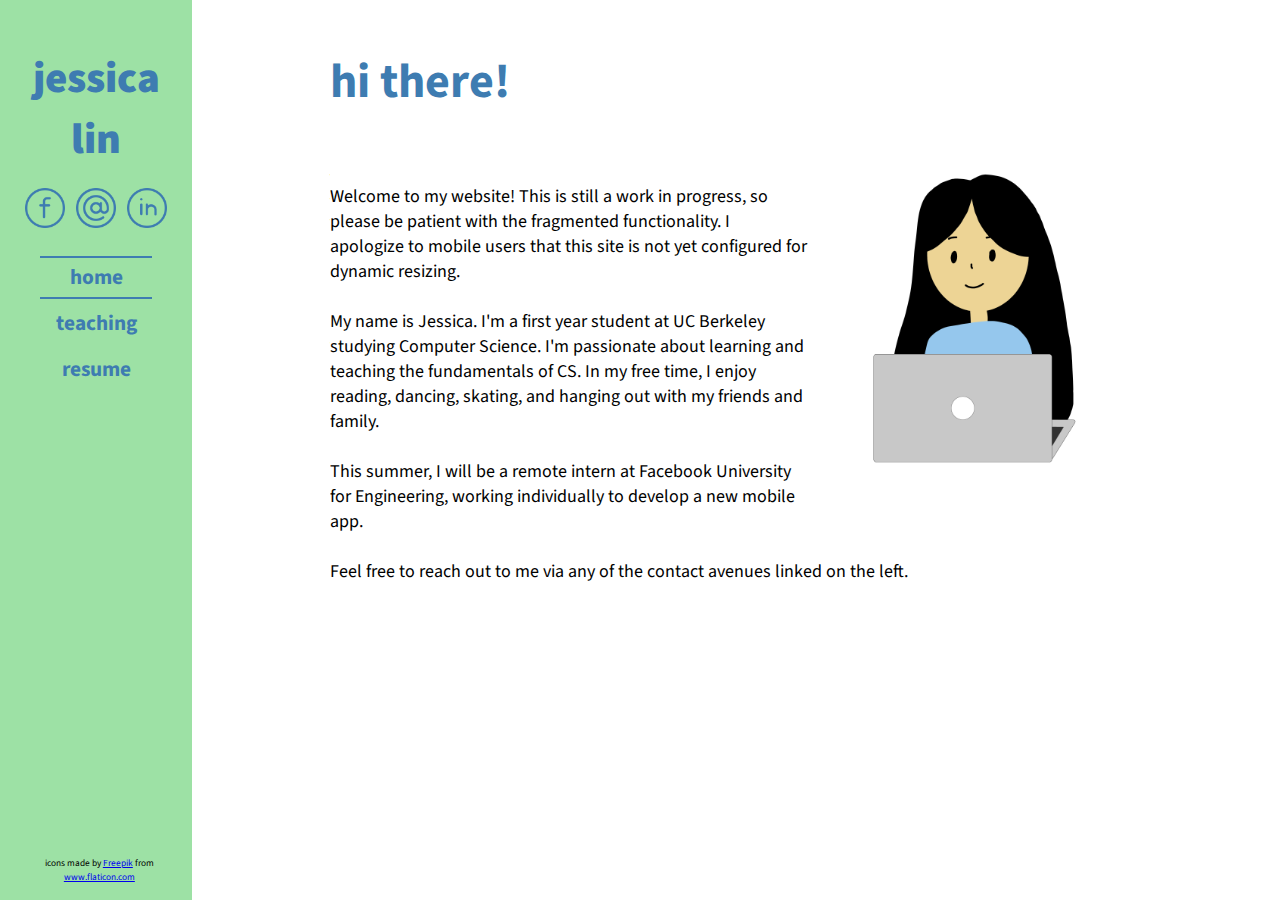
<file: index.html>
<!DOCTYPE html>
<html lang="en">
<head>
  <title>Jessica Lin</title>
  <meta charset="UTF-8">
  <meta name="viewport" content="width=device-width, initial-scale=1.0">
  <link rel="stylesheet" type="text/css" href="style/style.css">
   <link href="https://fonts.googleapis.com/css2?family=Source+Sans+Pro:wght@400;600;700;900&display=swap" rel="stylesheet"> 
</head>
<body>
 <!-- Side navigation -->
  <div class="sidenav">
    <h1>jessica lin</h1>
    <!--<img id="bitmoji" src="internetbitmoji.jpeg" width="140">-->
    <a href="https://www.facebook.com/jessicuh.lin" target="_blank"><img src="icons/facebook circle.png" alt="facebook logo" class="logos"></a>
    <a href="mailto:jessical02@berkeley.edu" target="_blank"><img src="icons/mail at circle.png" alt="@ symbol" class="logos"></a>
    <a href="https://www.linkedin.com/in/jessical02" target="_blank"><img src="icons/linkedin circle.png" alt="linkedin logo" class="logos"></a>


    <div class="navlinks">
      <a class="navlinks" id="current" href="#home">home</a>
      <a class="navlinks" href="teaching.html">teaching</a>
      <!--  <a class="navlinks" href="work.html">work</a>  -->    
      <a class="navlinks" href="jessica_lin_resume.pdf" target="_blank">resume</a>     
    </div>

    <div id="credit">icons made by <a href="https://www.flaticon.com/authors/freepik" title="Freepik">Freepik</a> from <a href="https://www.flaticon.com/" title="Flaticon">www.flaticon.com</a></div>
  </div>

<!-- Page content -->
  <div class="main">
  	<h1>hi there!</h1>
  	<img id="me" src="selfportrait.png" alt="drawing of a smiling girl sitting behind a computer">
    <p>
      Welcome to my website! This is still a work in progress, so please be patient with the fragmented functionality. I apologize to mobile users that this site is not yet configured for dynamic resizing.
      <br><br>
      My name is Jessica. I'm a first year student at UC Berkeley studying Computer Science. I'm passionate about learning and teaching the fundamentals of CS. In my free time, I enjoy reading, dancing, skating, and hanging out with my friends and family.
      <br><br>
      This summer, I will be a remote intern at Facebook University for Engineering, working individually to develop a new mobile app.
      <br><br>
      Feel free to reach out to me via any of the contact avenues linked on the left. </p>
  </div> 
</body>
</html>
</file>
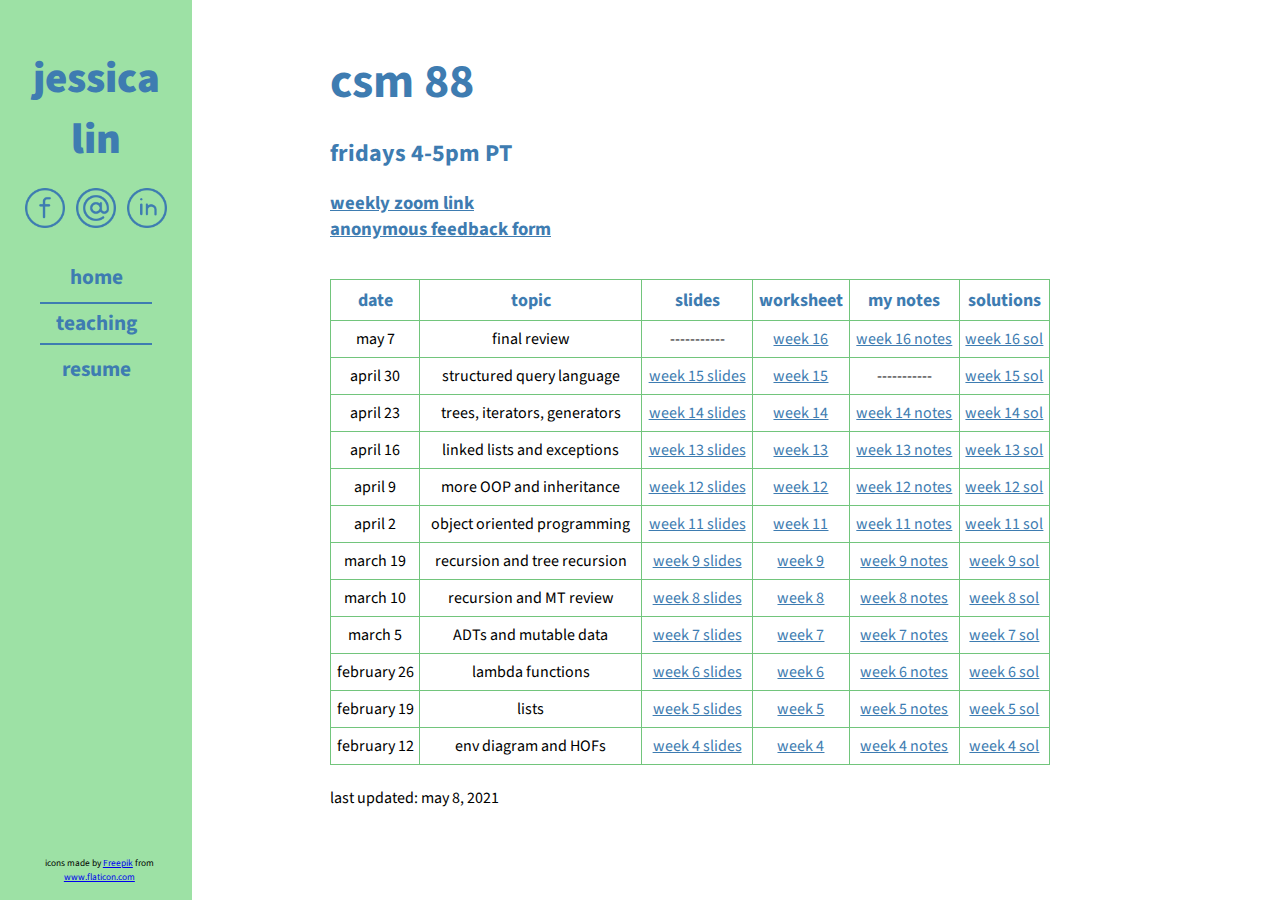
<file: teaching.html>
<!DOCTYPE html>
<html lang="en">
<head>
  <title>Jessica Lin - Teaching</title>
  <meta charset="UTF-8">
  <meta name="viewport" content="width=device-width, initial-scale=1.0">
  <link rel="stylesheet" type="text/css" href="style/style.css">
  <link rel="stylesheet" type="text/css" href="style/teaching.css">
   <link href="https://fonts.googleapis.com/css2?family=Source+Sans+Pro:wght@400;600;700;900&display=swap" rel="stylesheet"> 
</head>
<body>
 <!-- Side navigation -->
  <div class="sidenav">
    <h1>jessica lin</h1>
    <!--<img src="internetbitmoji.jpeg" width="140">-->

    <a href="https://www.facebook.com/jessicuh.lin" target="_blank"><img src="icons/facebook circle.png" alt="facebook logo" class="logos"></a>
    <a href="mailto:jessical02@berkeley.edu" target="_blank"><img src="icons/mail at circle.png" alt="@ symbol" class="logos"></a>
    <a href="https://www.linkedin.com/in/jessical02" target="_blank"><img src="icons/linkedin circle.png" alt="linkedin logo" class="logos"></a>

    <div class="navlinks">
    <a class="navlinks" href="index.html">home</a>
    <a class="navlinks" id="current" href="#teaching">teaching</a>
    <!--  <a class="navlinks" href="work.html">work</a>  -->
    <a class="navlinks" href="jessica_lin_resume.pdf" target="_blank">resume</a>
    </div>

    <div id="credit">icons made by <a href="https://www.flaticon.com/authors/freepik" title="Freepik">Freepik</a> from <a href="https://www.flaticon.com/" title="Flaticon">www.flaticon.com</a></div>
  </div>

<!-- Page content -->
  <div class="main">
    <h1>csm 88</h1>
    <h2>fridays 4-5pm PT</h2>
    <h3>
      <a href="https://berkeley.zoom.us/j/91885586980" target="_blank">weekly zoom link</a>
      <br>
      <a href="https://bit.ly/jessicacsm" target="_blank"> anonymous feedback form</a>
    </h3>
    <p>
    <table>
      <tr>
        <th>date</th>
        <th>topic</th>
        <th>slides</th>
        <th>worksheet</th>
        <th>my notes</th>
        <th>solutions</th>
      </tr>
      <tr>
        <td>may 7</td>
        <td>final review</td>
        <td>-----------</td>
        <td><a href="https://drive.google.com/file/d/163MSGyHhNucZGfTVFbRse_fd2vqlVwaS/view?usp=sharing" target="_blank">week 16</a></td>
        <td><a href="https://drive.google.com/file/d/1BXUmw8uOCAjcXNGquDvhndWYHR4fIJxJ/view?usp=sharing" target="_blank">week 16 notes</a></td>
        <td><a href="https://drive.google.com/file/d/1WYdPeppdoI__nN7W98JDjTodMZcSzxLB/view?usp=sharing" target="_blank">week 16 sol</a></td>
      </tr>
      <tr>
        <td>april 30</td>
        <td>structured query language</td>
        <td><a href="https://docs.google.com/presentation/d/1otPgjZpdjS6Vfi8zl3A-NNJuucQZPr3kT0ec3kpz3CA/edit?usp=sharing" target="_blank">week 15 slides</a></td>
        <td><a href="https://drive.google.com/file/d/1_ugjaO_f8nmEJ12lNWWSZsR-KcSYhkSa/view?usp=sharing" target="_blank">week 15</a></td>
        <td>-----------</td>
        <td><a href="https://drive.google.com/file/d/1mV8eMWirlQPT2JbWMRy4BA1arxXTOihC/view?usp=sharing" target="_blank">week 15 sol</a></td>
      </tr>
      <tr>
        <td>april 23</td>
        <td>trees, iterators, generators</td>
        <td><a href="https://docs.google.com/presentation/d/1JDUXA3NPvptrZo2uhDgjj_63DlvC5R-X8Ub8DmhlcHw/edit?usp=sharing" target="_blank">week 14 slides</a></td>
        <td><a href="https://drive.google.com/file/d/1bS90XYni44-ufQPYIbk5mkdxefFJRcki/view?usp=sharing"  target="_blank">week 14</a></td>
        <td><a href="https://drive.google.com/file/d/1MXGarxPse4OlPfJpwFRRi2nbFPCYIqJT/view?usp=sharing" target="_blank">week 14 notes</a></td>
        <td><a href="https://drive.google.com/file/d/1N-KaPPYco_gZWkg62CV3TaoONlJiugH4/view?usp=sharing" target="_blank">week 14 sol</a></td>
      </tr>
      <tr>
        <td>april 16</td>
        <td>linked lists and exceptions</td>
        <td><a href="https://docs.google.com/presentation/d/1acHdYtWV5Zav3bG5BmI-xnsIltzRpoPsJYO2QsNWxYw/edit?usp=sharing" target="_blank">week 13 slides</td>
        <td><a href="https://drive.google.com/file/d/11GZxmODm-vJXZqQlEB5TjpPWJV73QZ36/view?usp=sharing"  target="_blank">week 13</a></td>
        <td><a href="https://drive.google.com/file/d/1LqaVn-4l-HNVxTYzT0VbrJcnIroh0--g/view?usp=sharing"  target="_blank">week 13 notes</a></td>
        <td><a href="https://drive.google.com/file/d/1DkrosrNg0fHgmQC5XWnHitNiTTe_cdow/view?usp=sharing" target="_blank">week 13 sol</a></td>
      </tr>
      <tr>
        <td>april 9</td>
        <td>more OOP and inheritance</td>
        <td><a href="https://docs.google.com/presentation/d/1CXlllCx_ADhXVwJHE6NXjIW73DQkodcTbyWJlOPeZl0/edit?usp=sharing" target="_blank">week 12 slides</td>
        <td><a href="https://drive.google.com/file/d/1eQXKffLzcy7unaXnVOOZijcuHpFZL-p6/view?usp=sharing"  target="_blank">week 12</a></td>
        <td><a href="https://drive.google.com/file/d/1pQQ1xmz2rNClqDBEoB_rJZoCfebvYlFo/view?usp=sharing"  target="_blank">week 12 notes</a></td>
        <td><a href="https://drive.google.com/file/d/1D5RQIxoYiDDYBSmFyNK5FlXZWlejelLS/view?usp=sharing" target="_blank">week 12 sol</a></td>
      </tr>
      <tr>
        <td>april 2</td>
        <td>object oriented programming</td>
        <td><a href="https://docs.google.com/presentation/d/1slwFdmay6yC8r6dqEWhcjFKmyKS4_1jIe_NJxrgnUDA/edit?usp=sharing" target="_blank">week 11 slides</td>
        <td><a href="https://drive.google.com/file/d/1IDizqUQNb9sjqK8mKuLWlIt_hW-OGq9A/view?usp=sharing"  target="_blank">week 11</a></td>
        <td><a href="https://drive.google.com/file/d/1ltOh57CeeMBuTS-7tBTGFER2ryQ0f6Yd/view?usp=sharing"  target="_blank">week 11 notes</a></td>
        <td><a href="https://drive.google.com/file/d/1Al2cD4iXoph3kWYPbUf5NjIzz08MwoEw/view?usp=sharing" target="_blank">week 11 sol</a></td>
      </tr>
      <tr>
        <td>march 19</td>
        <td>recursion and tree recursion</td>
        <td><a href="https://docs.google.com/presentation/d/1uSRO-njW70NYLhdzKt7LcMdBlJghV2v6nE7aZuuB2Vo/edit?usp=sharing" target="_blank">week 9 slides</td>
        <td><a href="https://drive.google.com/file/d/1M39ghc7uU77ncRpObbsfZgqimKjBBEWb/view?usp=sharing"  target="_blank">week 9</a></td>
        <td><a href="https://drive.google.com/file/d/1sBGE6POew68N8REPBbwNjV5WuNyLStxi/view?usp=sharing"  target="_blank">week 9 notes</a></td>
        <td><a href="https://drive.google.com/file/d/1YDcqT4ijRuLU-CEcby-G2av18OXz4Kgy/view?usp=sharing" target="_blank">week 9 sol</a></td>
      </tr>
      <tr>
        <td>march 10</td>
        <td>recursion and MT review</td>
        <td><a href="https://docs.google.com/presentation/d/164U7h7R38YEiZuQKaKUKDC0YUsqL_dEc5ZMbBOoyr4w/edit?usp=sharing" target="_blank">week 8 slides</td>
        <td><a href="https://drive.google.com/file/d/18j019XXFyQdH_RDrxIufk8YP-fOApbrh/view?usp=sharing"  target="_blank">week 8</a></td>
        <td><a href="https://drive.google.com/file/d/1VCvGIvojGOv42977pBd8KLt3UAAxUJRG/view?usp=sharing"  target="_blank">week 8 notes</a></td>
        <td><a href="https://drive.google.com/file/d/1wkAHJN8eCr5gIrllj-60d8_G404QihOl/view?usp=sharing" target="_blank">week 8 sol</a></td>
      </tr>
      <tr>
        <td>march 5</td>
        <td>ADTs and mutable data</td>
        <td><a href="https://docs.google.com/presentation/d/1hC480Qh77UpkFUwlRqHxHyjgIrvOc2KKYl8BH_wKhC4/edit?usp=sharing" target="_blank">week 7 slides</td>
        <td><a href="https://drive.google.com/file/d/15mRYumOuK-SslUVz1tsKWjYslbmxUrjE/view?usp=sharing"  target="_blank">week 7</a></td>
        <td><a href="https://drive.google.com/file/d/1AN6UPHkWZ_jGnF1mI2m45zCPDMFbjn1J/view?usp=sharing"  target="_blank">week 7 notes</a></td>
        <td><a href="https://drive.google.com/file/d/1g3VNDKGQ2YqMHdfHHIcB-PrtM7LuHWip/view?usp=sharing" target="_blank">week 7 sol</a></td>
      </tr>
      <tr>
        <td>february 26</td>
        <td>lambda functions</td>
        <td><a href="https://docs.google.com/presentation/d/1HqZcXTPawx1uFKBDHYICluVIrv_N-ioM5ShPcYLk-VY/edit?usp=sharing" target="_blank">week 6 slides</td>
        <td><a href="https://drive.google.com/file/d/1oNbsrzU1S17l26zgiPYjnZ5X7gnomjj5/view?usp=sharing"  target="_blank">week 6</a></td>
        <td><a href="https://drive.google.com/file/d/1DFs_vKSKrsSW4kzRKZgcQD-8hFg51Oc-/view?usp=sharing"  target="_blank">week 6 notes</a></td>
        <td><a href="https://drive.google.com/file/d/1VjV9J3lrqkNu0YJXG2MI2wdBMaM5RK6l/view?usp=sharing" target="_blank">week 6 sol</a></td>
      </tr>
      <tr>
        <td>february 19</td>
        <td>lists</td>
        <td><a href="https://docs.google.com/presentation/d/1bZkWWiw2lOyDVafWroeabSgRxwImWhbT0BRSYwZS3c8/edit?usp=sharing" target="_blank">week 5 slides</td>
        <td><a href="https://drive.google.com/file/d/1-A9KXAhOD2bniMBwhU1VorydpMSJJRqR/view?usp=sharing" target="_blank">week 5</a></td>
        <td><a href="https://drive.google.com/file/d/1em8hVfj9OIMPvr6R3tUvbOZT9v2ylXP5/view?usp=sharing" target="_blank">week 5 notes</a></td>
        <td><a href="https://drive.google.com/file/d/1-RrBue2A7Aisa5DcM0eZVH2f0NRr_ZMd/view?usp=sharing" target="_blank">week 5 sol</a></td>
      </tr>
      <tr>
        <td>february 12</td>
        <td>env diagram and HOFs</td>
        <td><a href="https://docs.google.com/presentation/d/1nAGIlizYjfpJSw5UQWragyd3kua7wh0HHlASi-kfVjA/edit?usp=sharing" target="_blank">week 4 slides</td>
        <td><a href="https://drive.google.com/file/d/1NvV1QapQNvt6617hezm2n66LiCyiukW6/view?usp=sharing" target="_blank">week 4</a></td>
        <td><a href="https://drive.google.com/file/d/1wg133bVrKy9buNSihScw3idudaAZRQiU/view?usp=sharing" target="_blank">week 4 notes</a></td>
        <td><a href="https://drive.google.com/file/d/1Q_iNtry7j4Uca8ffVZk9fsq1o1Y8-je-/view?usp=sharing" target="_blank">week 4 sol</a></td>
      </tr>
    </table>
    <br>
    last updated: may 8, 2021
    </p>
  </div> 
</body>
</html>
</file>
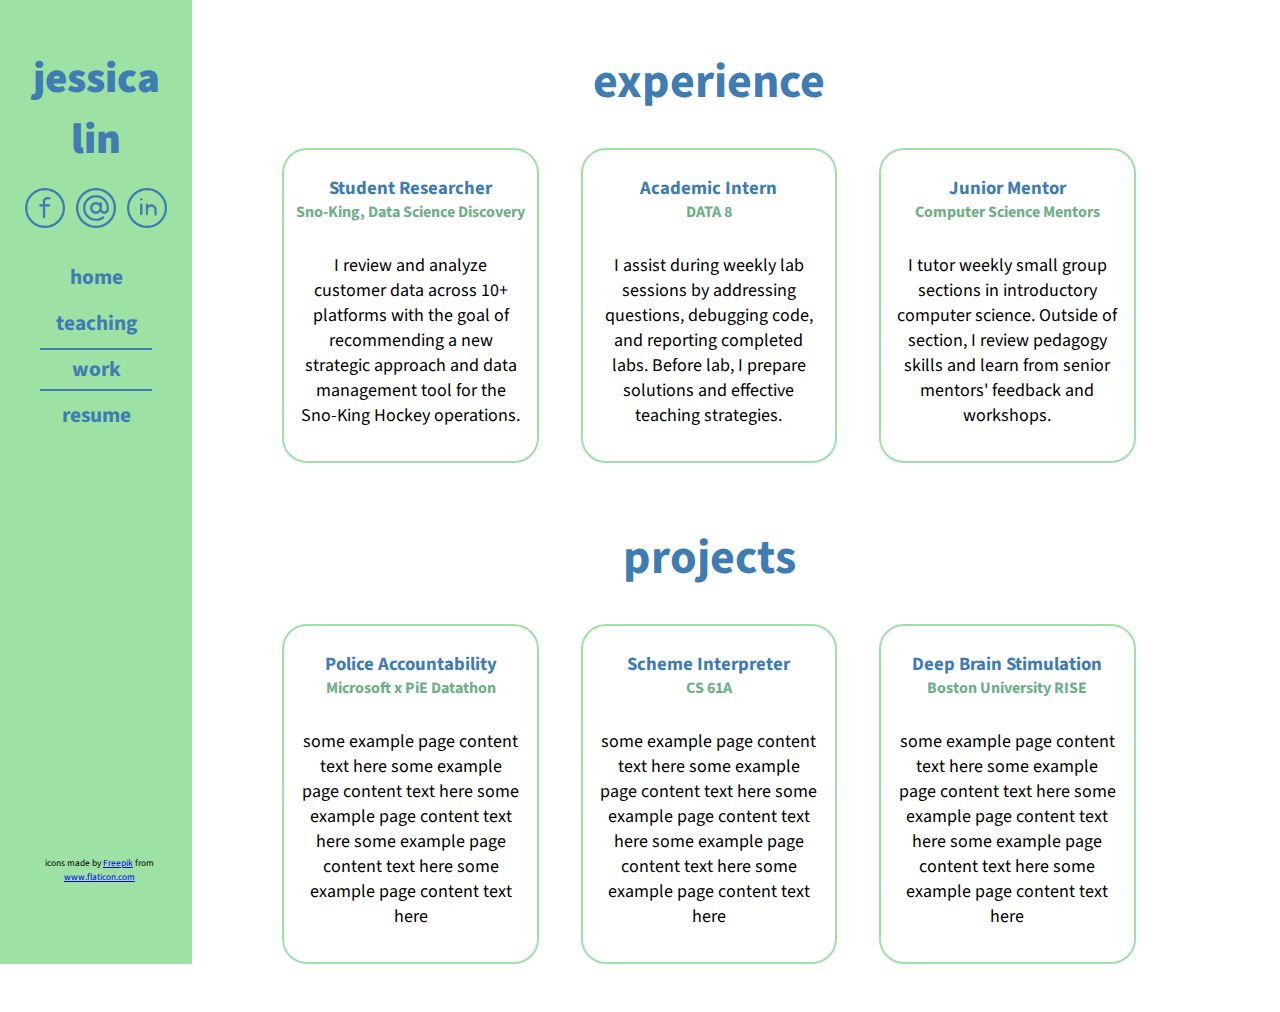
<file: work.html>
<!DOCTYPE html>
<html lang="en">
<head>
  <title>Jessica Lin - Work</title>
  <meta charset="UTF-8">
  <meta name="viewport" content="width=device-width, initial-scale=1.0">
  <link rel="stylesheet" type="text/css" href="style/style.css">
  <link rel="stylesheet" type="text/css" href="style/work.css">
   <link href="https://fonts.googleapis.com/css2?family=Source+Sans+Pro:wght@400;600;700;900&display=swap" rel="stylesheet"> 
</head>
<body>
 <!-- Side navigation -->
  <div class="sidenav">
    <h1>jessica lin</h1>
    <!--<img src="internetbitmoji.jpeg" width="140">-->

    <a href="https://www.facebook.com/jessicuh.lin" target="_blank"><img src="icons/facebook circle.png" alt="facebook logo" class="logos"></a>
    <a href="mailto:jessical02@berkeley.edu" target="_blank"><img src="icons/mail at circle.png" alt="@ symbol" class="logos"></a>
    <a href="https://www.linkedin.com/in/jessical02" target="_blank"><img src="icons/linkedin circle.png" alt="linkedin logo" class="logos"></a>

    <div class="navlinks">
      <a class="navlinks" href="index.html">home</a>
      <a class="navlinks" href="teaching.html">teaching</a>
      <a class="navlinks" id="current" href="#work">work</a>
      <a class="navlinks" href="jessica_lin_resume.pdf" target="_blank">resume</a>
    </div> 

    <div id="credit">icons made by <a href="https://www.flaticon.com/authors/freepik" title="Freepik">Freepik</a> from <a href="https://www.flaticon.com/" title="Flaticon">www.flaticon.com</a></div>
  </div>

<!-- Page content -->
  <div class="main">
    <h1>experience</h1>
    <div class="card" id="work1">
      <h3>Student Researcher</h3>
      <h4>Sno-King, Data Science Discovery</h4>
      <p>I review and analyze customer data across 10+ platforms with the goal of recommending a new strategic approach and data management tool for the Sno-King Hockey operations.</p>
    </div>
    <div class="card" id="work2">
      <h3>Academic Intern</h3>
      <h4>DATA 8</h4>
      <p>I assist during weekly lab sessions by addressing questions, debugging code, and reporting completed labs. Before lab, I prepare solutions and effective teaching strategies.</p>
    </div>
    <div class="card" id="work3">
      <h3>Junior Mentor</h3>
      <h4>Computer Science Mentors</h4>
      <p>I tutor weekly small group sections in introductory computer science. Outside of section, I review pedagogy skills and learn from senior mentors' feedback and workshops.</p>
    </div>


    <h1>projects</h1>
    <div class="proj card" id="proj1">
      <h3>Police Accountability</h3>
      <h4>Microsoft x PiE Datathon</h4>
      <p>some example page content text here some example page content text here some example page content text here some example page content text here some example page content text here </p>
    </div>
    <div class="proj card" id="proj2">
      <h3>Scheme Interpreter</h3>
      <h4>CS 61A</h4>
      <p>some example page content text here some example page content text here some example page content text here some example page content text here some example page content text here </p>
    </div>
    <div class="proj card" id="proj3">
      <h3>Deep Brain Stimulation</h3>
      <h4>Boston University RISE</h4>
      <p>some example page content text here some example page content text here some example page content text here some example page content text here some example page content text here </p>
    </div>
  </div> 
</body>
</html>
</file>
<file: style/style.css>
html, body {
  margin: 0;
  /*background-color: #f0f9e2;*/
}

 /* The sidebar menu */

.sidenav {
  height: 100%; /* Full-height: remove this if you want "auto" height */
  width: 160px; /* Set the width of the sidebar */
  position: fixed; /* Fixed Sidebar (stay in place on scroll) */
  z-index: 1; /* Stay on top */
  top: 0; /* Stay at the top */
  left: 0;
  background-color: #9de1a5; /* Black */
  overflow-x: hidden; /* Disable horizontal scroll */
  padding: 2em 1em;
  text-align: center;
  font-family: 'Source Sans Pro', sans-serif;
}

.sidenav h1 {
  font: 900 32pt 'Source Sans Pro', sans-serif;
  color: #3e7cb1;
  text-align: center;
  cursor: default;
  margin: 10% 0 5%;
}

#me {
  display: block;
  float:right;
  margin-left: 7%;
  width: 30%;
  /*
  margin-left: auto;
  margin-right: auto;
  margin-bottom: 20%; 
  */
}

/* The navigation menu links */
.sidenav .navlinks {
  margin: 3px 10px;
  padding: 4px;
  border-top: 2px solid transparent;
  border-bottom: 2px solid transparent;
  text-decoration: none;
  font-size: 16pt;
  font-weight: 700;
  color: #3e7cb1;
  display: block;
  cursor: pointer;
  position: relative;
}

/* Top and Bottom borders go out */
/*.sidenav a:before, .sidenav a:after {
    position: absolute;
    left: 0px;
    width: 100%;
    height: 2px;
    background: #4f9cde;
    content: "";
    opacity: 0;
    transition: all 0.3s;
}

.sidenav a:before {
    top: 2px;
    transform: translateY(10px);
}

.sidenav a:after {
    bottom: 2px;
    transform: translateY(-10px);
}
*/
.sidenav .navlinks a:hover:not(#current) {
  font-weight: 900;
  font-size: 17pt;
  padding: 3px 0 2px;
}

#current {
  border-color: #3e7cb1;
}

.sidenav .logos {
  display: inline;
  width: 40px;
  margin: 10px 4px;
}

#credit {
  position: absolute;
  bottom: 80px;
  margin-right: 1em;
  font-size: 7pt;
  text-align: center;
}

/* Style page content */
.main {
  font-family: 'Source Sans Pro', sans-serif;
  margin-left: 202px; /* Same as the width of the sidebar */
  padding: 0 10%;
  margin-right: 5%;
  margin-top: 3em;
}

.main h1{
  font-size: xxx-large;
	color: #3e7cb1;
}

.main p{
  font-size: large;
  padding: 2em 3em 0 0;
}

/* On smaller screens, where height is less than 450px, change the style of the sidebar (less padding and a smaller font size) */
@media screen and (max-height: 450px) {
  .sidenav {padding-top: 15px;}
  .sidenav a {font-size: 18px;}
}
</file>
<file: style/teaching.css>
.main h1, h2, h3{
	margin-bottom: 0.1em;
	color: #3e7cb1;
}

.main p{
	margin-top: 0;
	padding-top: 1em;
}

.main a {
	color: #3e7cb1;
}

table {
	border-collapse: collapse;
	width: 95%;
	text-align: center;
	
}

th {
	font-size: large;
	color: #3e7cb1;
}

th, td {
	height: 2em;
	padding: 2px;
}

table, th, td {
	border: 1px solid #72c57c;
}
</file>
<file: style/work.css>
.main {
	text-align: center;
	padding: 0 2%;
}

.main h1 {
  color: #3e7cb1;
}

.main h3 {
	color: #3e7cb1;
	margin-bottom: 0;
}

.main h4{
	color: #6eaf87;
	margin-top: 0;
}

.main p {
	padding: 0;
}

.card {
	border-radius: 25px;
	width: 25%;
	padding: 6px;
	margin: 0 2% 3%;
	display: inline-block;
	text-align: center;
	border: 2px solid #9de1a5;
	max-width: 300px;
}

.proj {
	margin-bottom: 5%;
}

.card p {
	padding: 0.5em;
}

#proj1 {
}
</file>
